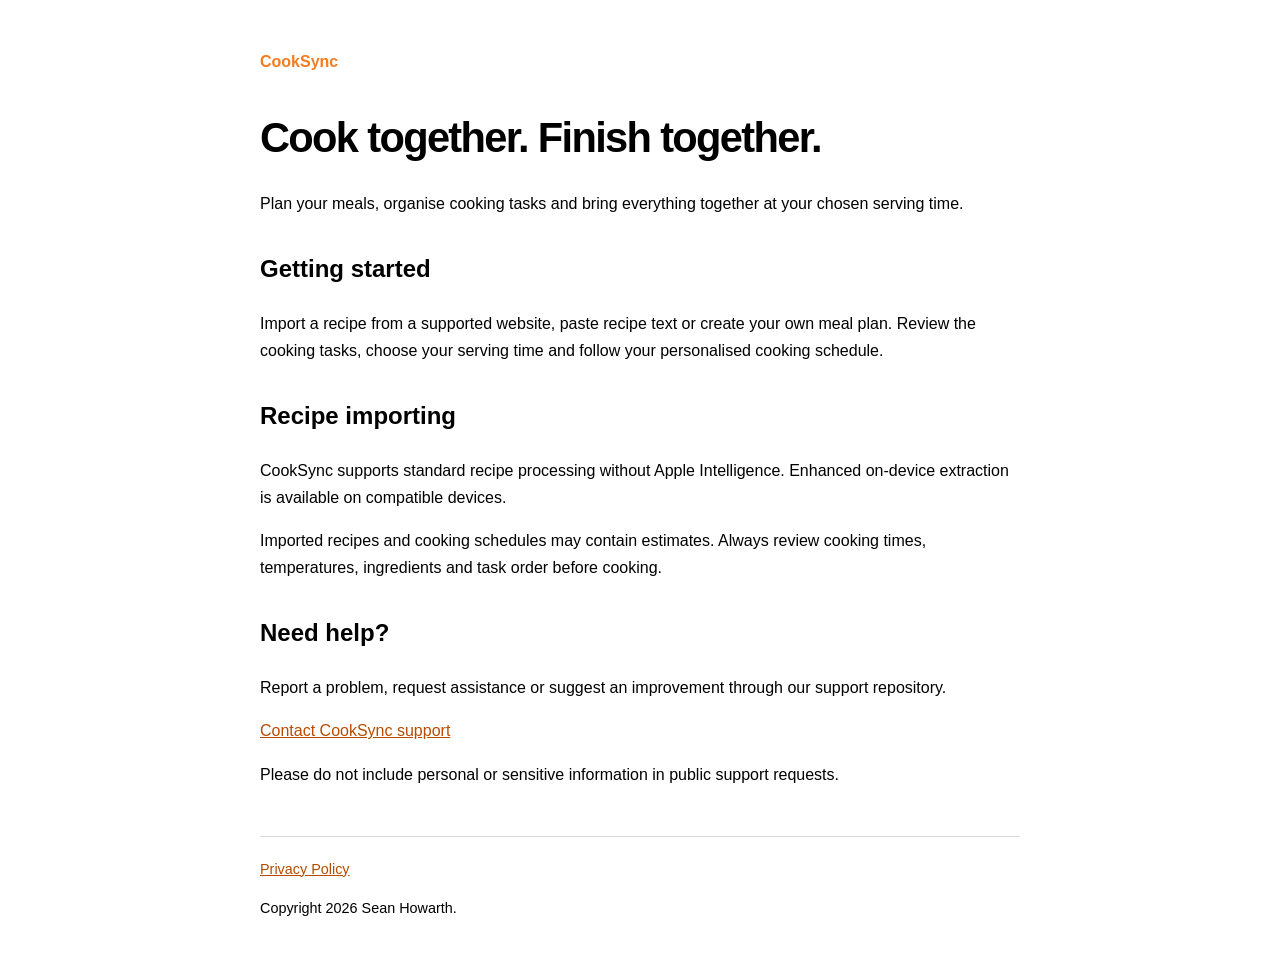
<file: index.html>
<!DOCTYPE html>
<html lang="en">
<head>
<meta charset="UTF-8">
<meta name="viewport" content="width=device-width, initial-scale=1">
<title>CookSync - Support</title>
<link rel="stylesheet" href="style.css">
</head>
<body>
<p class="brand">CookSync</p>
<h1>Cook together. Finish together.</h1>
<p>Plan your meals, organise cooking tasks and bring everything together at your chosen serving time.</p>

<h2>Getting started</h2>
<p>Import a recipe from a supported website, paste recipe text or create your own meal plan. Review the cooking tasks, choose your serving time and follow your personalised cooking schedule.</p>

<h2>Recipe importing</h2>
<p>CookSync supports standard recipe processing without Apple Intelligence. Enhanced on-device extraction is available on compatible devices.</p>
<p>Imported recipes and cooking schedules may contain estimates. Always review cooking times, temperatures, ingredients and task order before cooking.</p>

<h2>Need help?</h2>
<p>Report a problem, request assistance or suggest an improvement through our support repository.</p>
<p><a href="https://github.com/seanhowarthdev/CookSync-Support/issues">Contact CookSync support</a></p>
<p>Please do not include personal or sensitive information in public support requests.</p>

<footer>
<a href="privacy.html">Privacy Policy</a>
<p>Copyright 2026 Sean Howarth.</p>
</footer>
</body>
</html>
</file>
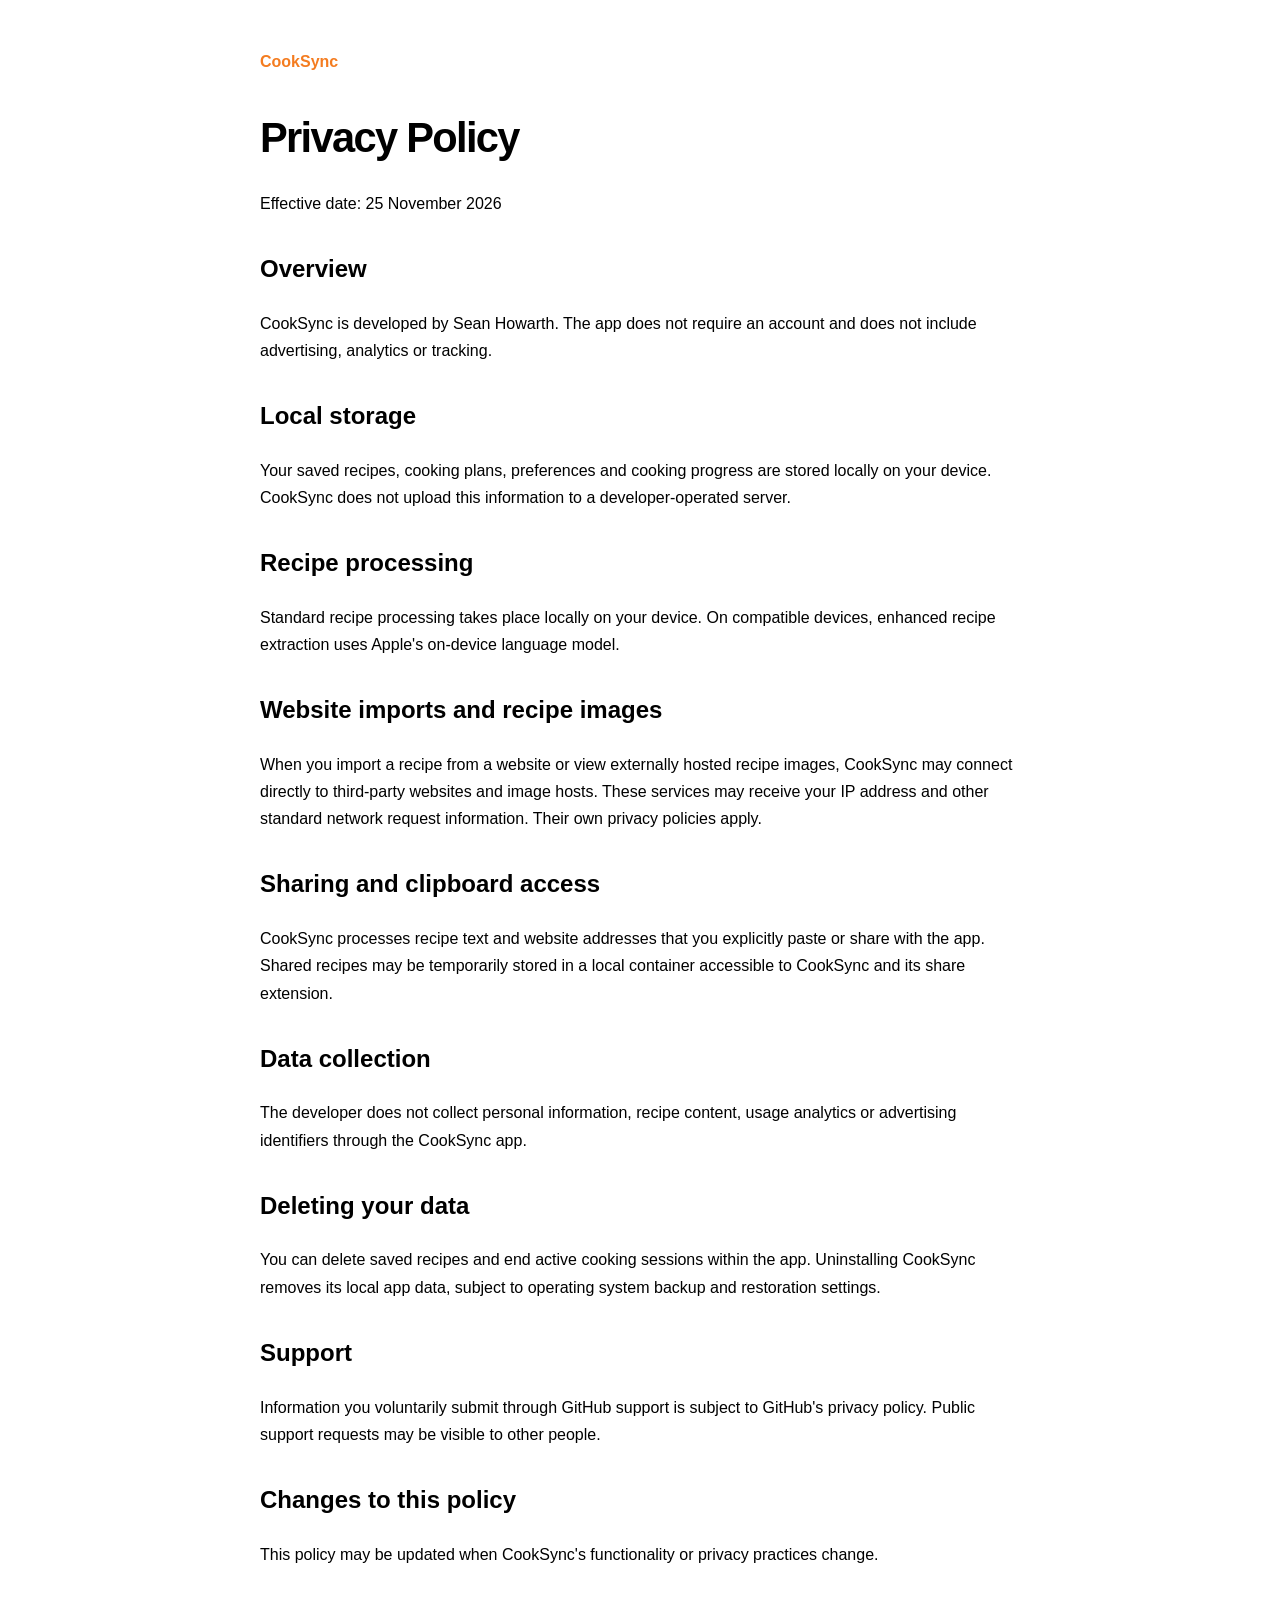
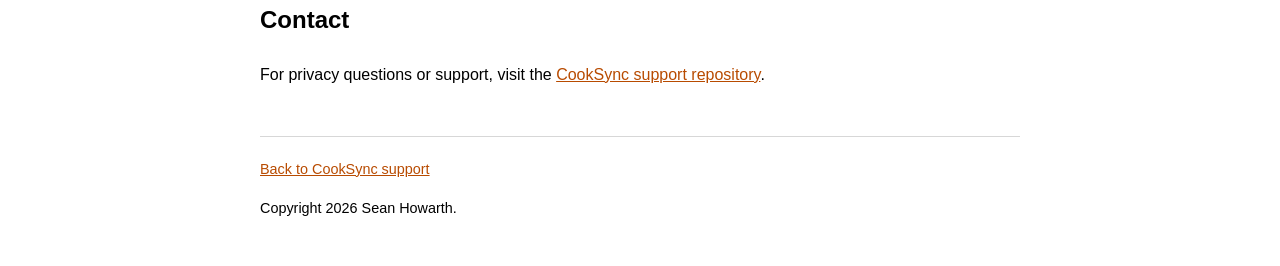
<file: privacy.html>
<!DOCTYPE html>
<html lang="en">
<head>
<meta charset="UTF-8">
<meta name="viewport" content="width=device-width, initial-scale=1">
<title>CookSync - Privacy Policy</title>
<link rel="stylesheet" href="style.css">
</head>
<body>
<p class="brand">CookSync</p>
<h1>Privacy Policy</h1>
<p>Effective date: 25 November 2026</p>

<h2>Overview</h2>
<p>CookSync is developed by Sean Howarth. The app does not require an account and does not include advertising, analytics or tracking.</p>

<h2>Local storage</h2>
<p>Your saved recipes, cooking plans, preferences and cooking progress are stored locally on your device. CookSync does not upload this information to a developer-operated server.</p>

<h2>Recipe processing</h2>
<p>Standard recipe processing takes place locally on your device. On compatible devices, enhanced recipe extraction uses Apple's on-device language model.</p>

<h2>Website imports and recipe images</h2>
<p>When you import a recipe from a website or view externally hosted recipe images, CookSync may connect directly to third-party websites and image hosts. These services may receive your IP address and other standard network request information. Their own privacy policies apply.</p>

<h2>Sharing and clipboard access</h2>
<p>CookSync processes recipe text and website addresses that you explicitly paste or share with the app. Shared recipes may be temporarily stored in a local container accessible to CookSync and its share extension.</p>

<h2>Data collection</h2>
<p>The developer does not collect personal information, recipe content, usage analytics or advertising identifiers through the CookSync app.</p>

<h2>Deleting your data</h2>
<p>You can delete saved recipes and end active cooking sessions within the app. Uninstalling CookSync removes its local app data, subject to operating system backup and restoration settings.</p>

<h2>Support</h2>
<p>Information you voluntarily submit through GitHub support is subject to GitHub's privacy policy. Public support requests may be visible to other people.</p>

<h2>Changes to this policy</h2>
<p>This policy may be updated when CookSync's functionality or privacy practices change.</p>

<h2>Contact</h2>
<p>For privacy questions or support, visit the <a href="https://github.com/seanhowarthdev/CookSync-Support/issues">CookSync support repository</a>.</p>

<footer>
<a href="index.html">Back to CookSync support</a>
<p>Copyright 2026 Sean Howarth.</p>
</footer>
</body>
</html>
</file>
<file: style.css>
:root {
    color-scheme: light dark;
    font-family: -apple-system, BlinkMacSystemFont, sans-serif;
    --accent: #f47c20;
}
body {
    max-width: 760px;
    margin: auto;
    padding: 32px 24px;
    line-height: 1.7;
}
h1 {
    font-size: 2.6rem;
    letter-spacing: -0.04em;
    margin-bottom: 0;
}
h2 {
    margin-top: 32px;
}
a {
    color: #b84b00;
}
.brand {
    color: var(--accent);
    font-weight: 700;
}
footer {
    margin-top: 48px;
    padding-top: 20px;
    border-top: 1px solid #8885;
    font-size: 0.9rem;
}
@media (prefers-color-scheme: dark) {
    a { color: #ffab60; }
}
</file>
